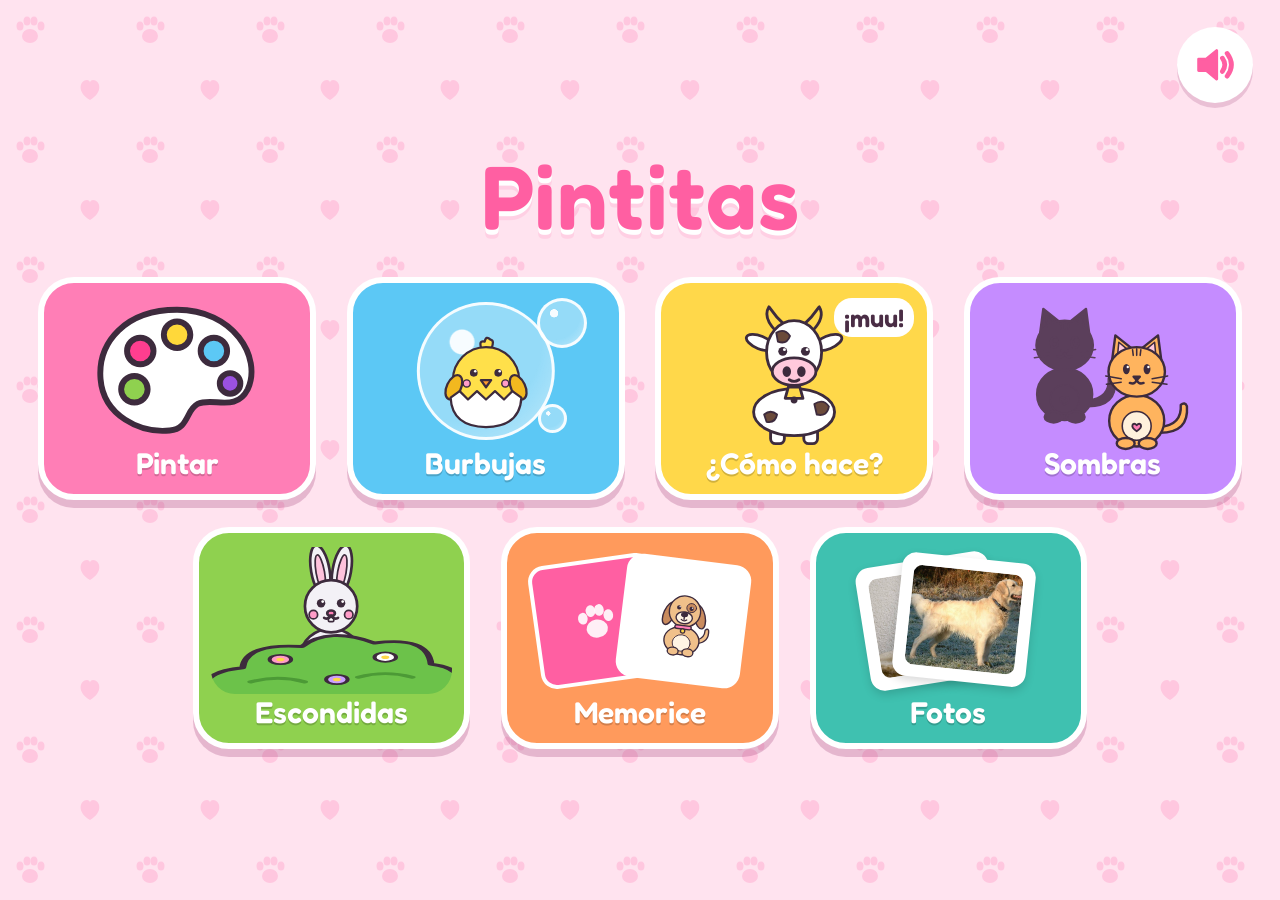
<file: index.html>
<!doctype html>
<html lang="es">
<head>
<meta charset="utf-8">
<meta name="viewport" content="width=device-width, initial-scale=1, maximum-scale=1, user-scalable=no, viewport-fit=cover">
<meta name="theme-color" content="#ff5fa2">
<meta name="mobile-web-app-capable" content="yes">
<title>Pintitas</title>
<link rel="manifest" href="manifest.webmanifest">
<link rel="icon" href="icono-192.png">
<link rel="preconnect" href="https://fonts.googleapis.com">
<link rel="preconnect" href="https://fonts.gstatic.com" crossorigin>
<link href="https://fonts.googleapis.com/css2?family=Fredoka:wght@500;600&display=swap" rel="stylesheet">
<link rel="stylesheet" href="estilos.css">
</head>
<body>
<!-- Inicio: los juegos -->
<section id="inicio" class="pantalla">
  <h1 class="logo">Pintitas</h1>
  <div id="botones-inicio"></div>
</section>

<!-- Juegos (se arman en juegos.js) -->
<section id="j-burbujas" class="pantalla juego" hidden></section>
<section id="j-animales" class="pantalla juego" hidden></section>
<section id="j-sombras" class="pantalla juego" hidden></section>
<section id="j-escondidas" class="pantalla juego" hidden></section>
<section id="j-memorice" class="pantalla juego" hidden></section>
<section id="j-fotos" class="pantalla juego" hidden></section>

<!-- Pintar -->
<div id="app" class="pantalla" hidden>
  <aside id="colores" class="panel">
    <button class="casita ancha" aria-label="Volver al inicio">
      <svg viewBox="0 0 48 48" aria-hidden="true"><path d="M24 7 L43 24 H37 V41 H11 V24 H5 Z"/><rect x="20" y="29" width="8" height="12" rx="2" class="puerta"/></svg>
    </button>
  </aside>

  <main id="centro">
    <div id="hoja">
      <canvas id="lienzo" width="1250" height="1000"></canvas>
      <div id="linea"></div>
    </div>
  </main>

  <aside id="herramientas" class="panel">
    <button id="secreto" aria-label="Menú de papá">
      <svg viewBox="0 0 60 60" aria-hidden="true">
        <circle class="anillo" cx="30" cy="30" r="26"/>
        <g class="huella">
          <ellipse cx="30" cy="37" rx="10" ry="8.5"/>
          <ellipse cx="18" cy="26" rx="4.5" ry="5.5"/>
          <ellipse cx="26" cy="20" rx="4.5" ry="5.5"/>
          <ellipse cx="34" cy="20" rx="4.5" ry="5.5"/>
          <ellipse cx="42" cy="26" rx="4.5" ry="5.5"/>
        </g>
      </svg>
    </button>
    <button id="dibujos" class="redondo dibujos" aria-label="Elegir dibujo">
      <svg viewBox="0 0 48 48" aria-hidden="true">
        <rect x="6" y="6" width="15" height="15" rx="4"/><rect x="27" y="6" width="15" height="15" rx="4"/>
        <rect x="6" y="27" width="15" height="15" rx="4"/><rect x="27" y="27" width="15" height="15" rx="4"/>
      </svg>
    </button>
    <div id="tamanos"></div>
    <button id="deshacer" class="redondo" aria-label="Deshacer">
      <svg viewBox="0 0 48 48" aria-hidden="true"><path d="M17 12 L8 21 L17 30 M9 21 H29 a10 10 0 0 1 0 20 H22"/></svg>
    </button>
  </aside>
</div>

<!-- Pregunta para papá -->
<div id="clave" class="velo" hidden>
  <div class="tarjeta chica">
    <p class="titulo">Solo para papá</p>
    <p id="pregunta"></p>
    <div id="respuesta"></div>
    <div id="teclado"></div>
  </div>
</div>

<!-- Menú de papá -->
<div id="menu" class="velo" hidden>
  <div class="tarjeta grande">
    <div class="cabecera">
      <p class="titulo" id="titulo-menu">Elige el dibujo</p>
      <button id="listo" class="boton rosa">Listo</button>
      <button id="cerrar-nina" class="cerrar" aria-label="Cerrar">
        <svg viewBox="0 0 48 48" aria-hidden="true"><path d="M14 14 L34 34 M34 14 L14 34"/></svg>
      </button>
    </div>
    <div id="galeria" class="desplazable"></div>
    <div class="pie">
      <button id="borrar" class="boton">Borrar este dibujo</button>
      <button id="borrar-todos" class="boton">Borrar todos (nuevo)</button>
      <button id="completa" class="boton">Pantalla completa</button>
      <a href="creditos.html" class="boton">Créditos de las fotos</a>
      <span id="version"></span>
    </div>
  </div>
</div>

<script src="plantillas.js"></script>
<script src="fotos.js"></script>
<script src="app.js"></script>
<script src="juegos.js"></script>
</body>
</html>
</file>
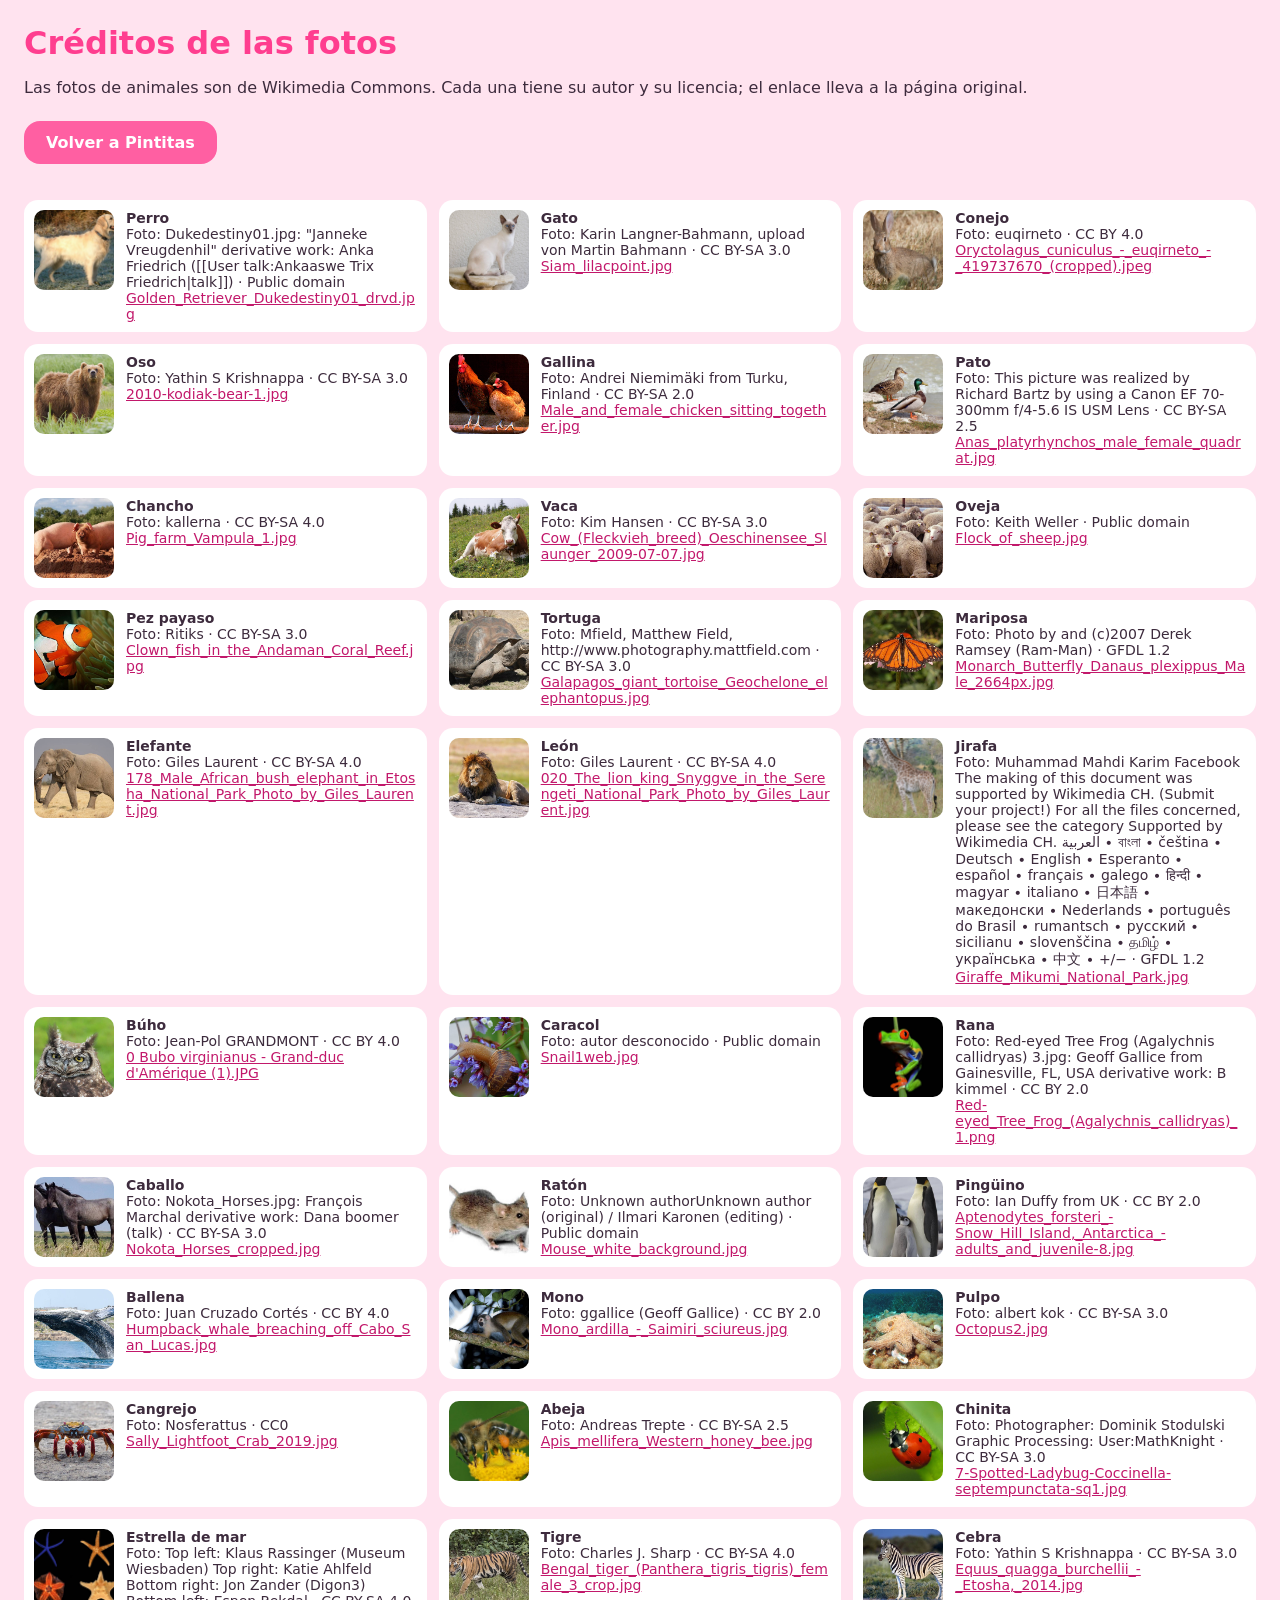
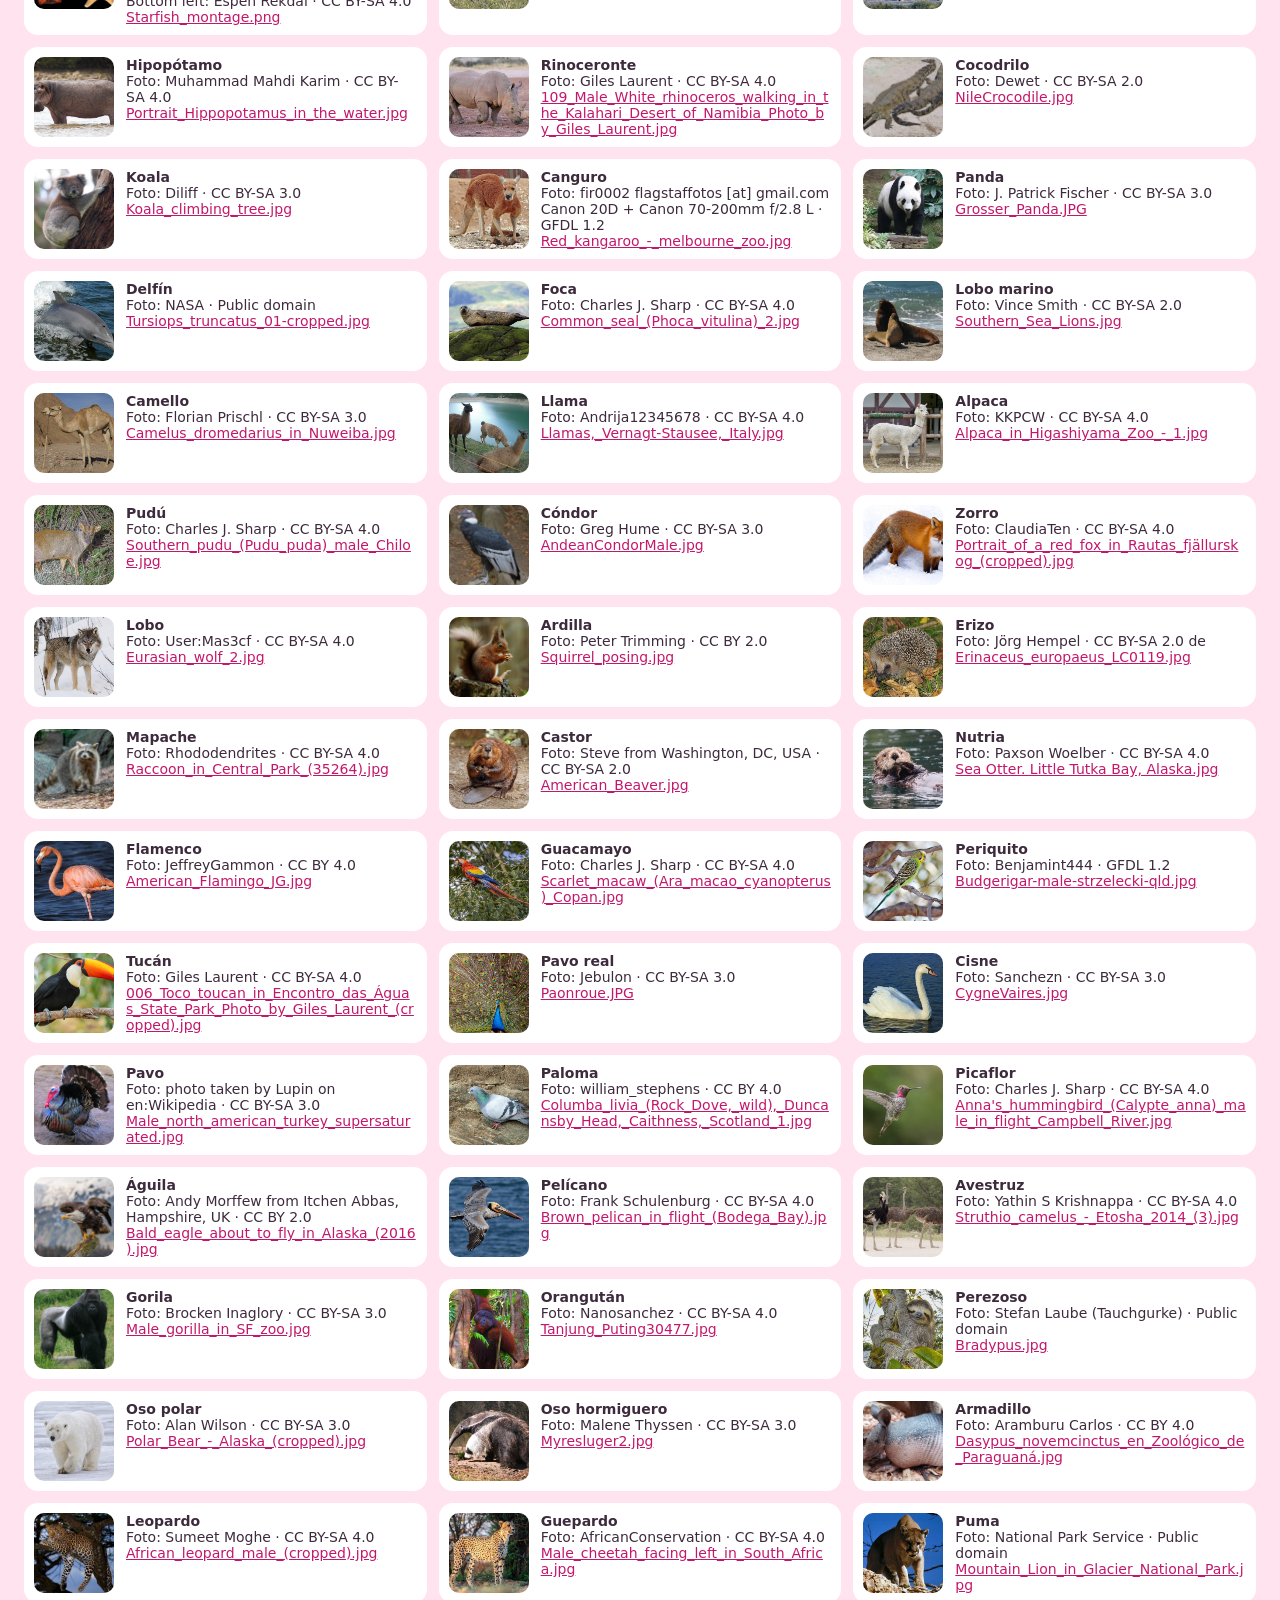
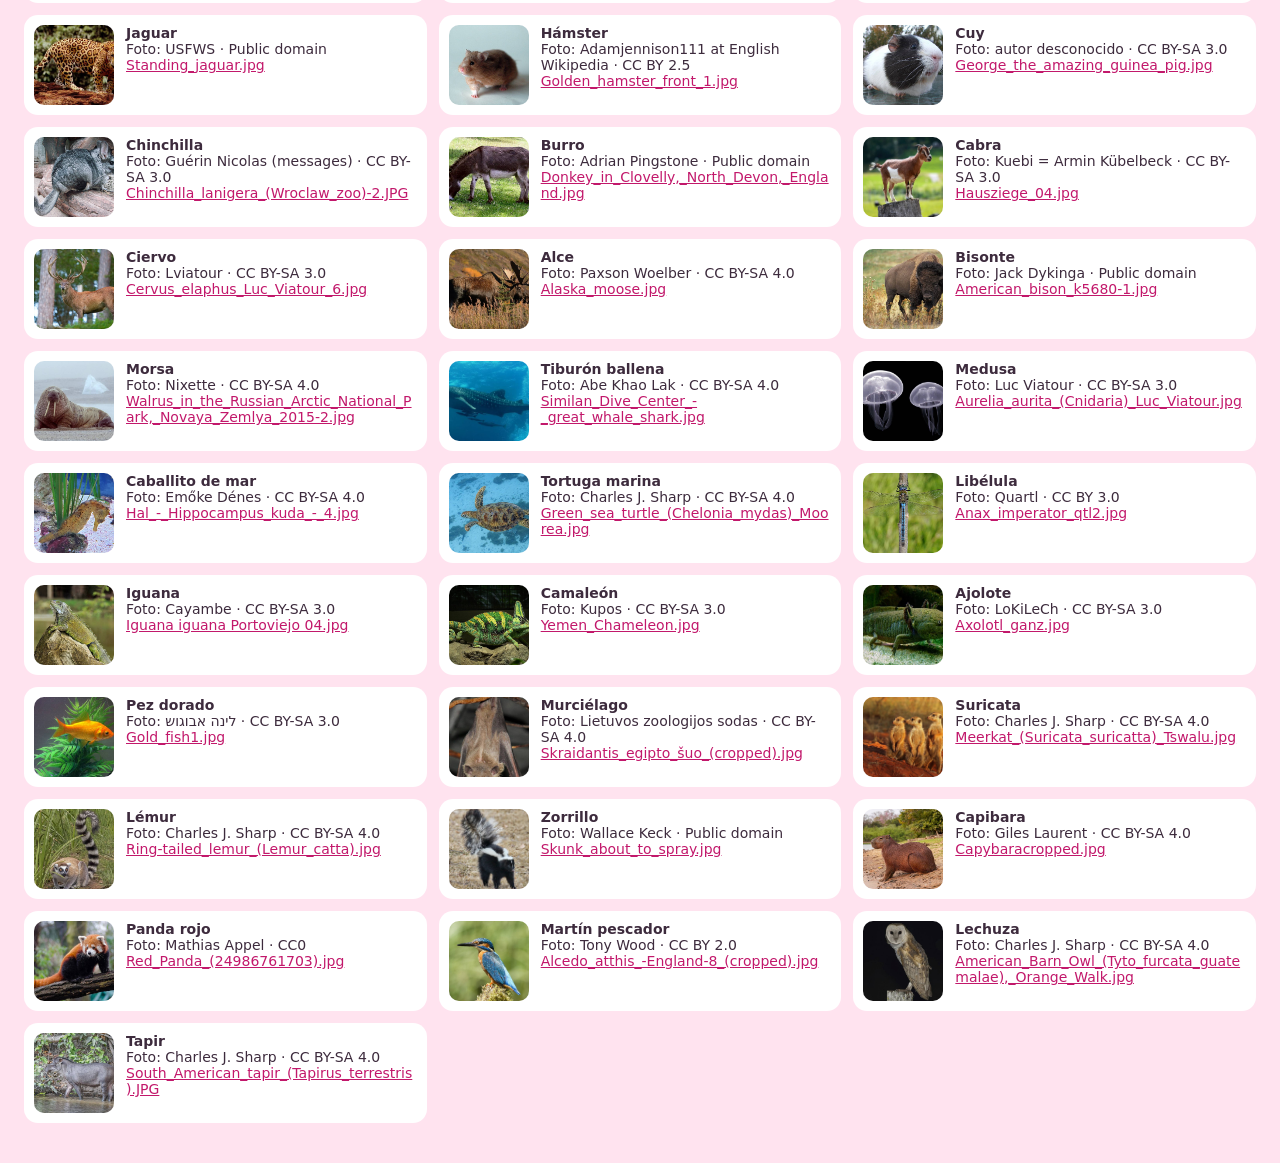
<file: creditos.html>
<!doctype html>
<html lang="es"><head><meta charset="utf-8"><meta name="viewport" content="width=device-width, initial-scale=1">
<title>Créditos de las fotos · Pintitas</title>
<style>
body { margin: 0; padding: 24px; font-family: system-ui, sans-serif; background: #ffe3ef; color: #3d2b3d; }
h1 { color: #ff3e8f; margin: 0 0 8px; }
.volver { display: inline-block; margin: 8px 0 20px; padding: 12px 22px; border-radius: 16px; background: #ff5fa2; color: #fff; text-decoration: none; font-weight: 600; }
ul { list-style: none; padding: 0; display: grid; grid-template-columns: repeat(auto-fill, minmax(320px, 1fr)); gap: 12px; }
li { display: flex; gap: 12px; background: #fff; border-radius: 14px; padding: 10px; font-size: 14px; overflow-wrap: anywhere; }
li img { width: 80px; height: 80px; object-fit: cover; border-radius: 10px; flex: none; }
a { color: #c2186b; }
</style></head><body>
<h1>Créditos de las fotos</h1>
<p>Las fotos de animales son de Wikimedia Commons. Cada una tiene su autor y su licencia; el enlace lleva a la página original.</p>
<a class="volver" href="./">Volver a Pintitas</a>
<ul>
<li><img src="fotos/perro.jpg" alt="" loading="lazy"><div><b>Perro</b><br>Foto: Dukedestiny01.jpg: &quot;Janneke Vreugdenhil&quot;
derivative work: Anka Friedrich ([[User talk:Ankaaswe
Trix Friedrich|talk]]) · Public domain<br><a href="https://commons.wikimedia.org/wiki/File:Golden_Retriever_Dukedestiny01_drvd.jpg">Golden_Retriever_Dukedestiny01_drvd.jpg</a></div></li>
<li><img src="fotos/gato.jpg" alt="" loading="lazy"><div><b>Gato</b><br>Foto: Karin Langner-Bahmann, upload von Martin Bahmann · CC BY-SA 3.0<br><a href="https://commons.wikimedia.org/wiki/File:Siam_lilacpoint.jpg">Siam_lilacpoint.jpg</a></div></li>
<li><img src="fotos/conejo.jpg" alt="" loading="lazy"><div><b>Conejo</b><br>Foto: euqirneto · CC BY 4.0<br><a href="https://commons.wikimedia.org/wiki/File:Oryctolagus_cuniculus_-_euqirneto_-_419737670_(cropped).jpeg">Oryctolagus_cuniculus_-_euqirneto_-_419737670_(cropped).jpeg</a></div></li>
<li><img src="fotos/oso.jpg" alt="" loading="lazy"><div><b>Oso</b><br>Foto: Yathin S Krishnappa · CC BY-SA 3.0<br><a href="https://commons.wikimedia.org/wiki/File:2010-kodiak-bear-1.jpg">2010-kodiak-bear-1.jpg</a></div></li>
<li><img src="fotos/pollito.jpg" alt="" loading="lazy"><div><b>Gallina</b><br>Foto: Andrei Niemimäki from Turku, Finland · CC BY-SA 2.0<br><a href="https://commons.wikimedia.org/wiki/File:Male_and_female_chicken_sitting_together.jpg">Male_and_female_chicken_sitting_together.jpg</a></div></li>
<li><img src="fotos/pato.jpg" alt="" loading="lazy"><div><b>Pato</b><br>Foto: This picture was realized by Richard Bartz by using a Canon EF 70-300mm f/4-5.6 IS USM Lens · CC BY-SA 2.5<br><a href="https://commons.wikimedia.org/wiki/File:Anas_platyrhynchos_male_female_quadrat.jpg">Anas_platyrhynchos_male_female_quadrat.jpg</a></div></li>
<li><img src="fotos/cerdo.jpg" alt="" loading="lazy"><div><b>Chancho</b><br>Foto: kallerna · CC BY-SA 4.0<br><a href="https://commons.wikimedia.org/wiki/File:Pig_farm_Vampula_1.jpg">Pig_farm_Vampula_1.jpg</a></div></li>
<li><img src="fotos/vaca.jpg" alt="" loading="lazy"><div><b>Vaca</b><br>Foto: Kim Hansen · CC BY-SA 3.0<br><a href="https://commons.wikimedia.org/wiki/File:Cow_(Fleckvieh_breed)_Oeschinensee_Slaunger_2009-07-07.jpg">Cow_(Fleckvieh_breed)_Oeschinensee_Slaunger_2009-07-07.jpg</a></div></li>
<li><img src="fotos/oveja.jpg" alt="" loading="lazy"><div><b>Oveja</b><br>Foto: Keith Weller · Public domain<br><a href="https://commons.wikimedia.org/wiki/File:Flock_of_sheep.jpg">Flock_of_sheep.jpg</a></div></li>
<li><img src="fotos/pezpayaso.jpg" alt="" loading="lazy"><div><b>Pez payaso</b><br>Foto: Ritiks · CC BY-SA 3.0<br><a href="https://commons.wikimedia.org/wiki/File:Clown_fish_in_the_Andaman_Coral_Reef.jpg">Clown_fish_in_the_Andaman_Coral_Reef.jpg</a></div></li>
<li><img src="fotos/tortuga.jpg" alt="" loading="lazy"><div><b>Tortuga</b><br>Foto: Mfield, Matthew Field, http://www.photography.mattfield.com · CC BY-SA 3.0<br><a href="https://commons.wikimedia.org/wiki/File:Galapagos_giant_tortoise_Geochelone_elephantopus.jpg">Galapagos_giant_tortoise_Geochelone_elephantopus.jpg</a></div></li>
<li><img src="fotos/mariposa.jpg" alt="" loading="lazy"><div><b>Mariposa</b><br>Foto: Photo by and (c)2007 Derek Ramsey (Ram-Man) · GFDL 1.2<br><a href="https://commons.wikimedia.org/wiki/File:Monarch_Butterfly_Danaus_plexippus_Male_2664px.jpg">Monarch_Butterfly_Danaus_plexippus_Male_2664px.jpg</a></div></li>
<li><img src="fotos/elefante.jpg" alt="" loading="lazy"><div><b>Elefante</b><br>Foto: Giles Laurent · CC BY-SA 4.0<br><a href="https://commons.wikimedia.org/wiki/File:178_Male_African_bush_elephant_in_Etosha_National_Park_Photo_by_Giles_Laurent.jpg">178_Male_African_bush_elephant_in_Etosha_National_Park_Photo_by_Giles_Laurent.jpg</a></div></li>
<li><img src="fotos/leon.jpg" alt="" loading="lazy"><div><b>León</b><br>Foto: Giles Laurent · CC BY-SA 4.0<br><a href="https://commons.wikimedia.org/wiki/File:020_The_lion_king_Snyggve_in_the_Serengeti_National_Park_Photo_by_Giles_Laurent.jpg">020_The_lion_king_Snyggve_in_the_Serengeti_National_Park_Photo_by_Giles_Laurent.jpg</a></div></li>
<li><img src="fotos/jirafa.jpg" alt="" loading="lazy"><div><b>Jirafa</b><br>Foto: Muhammad Mahdi Karim Facebook





The making of this document was supported by Wikimedia CH. (Submit your project!)
For all the files concerned, please see the category Supported by Wikimedia CH.


العربية ∙ বাংলা ∙ čeština ∙ Deutsch ∙ English ∙ Esperanto ∙ español ∙ français ∙ galego ∙ हिन्दी ∙ magyar ∙ italiano ∙ 日本語 ∙ македонски ∙ Nederlands ∙ português do Brasil ∙ rumantsch ∙ русский ∙ sicilianu ∙ slovenščina ∙ தமிழ் ∙ українська ∙ 中文 ∙ +/− · GFDL 1.2<br><a href="https://commons.wikimedia.org/wiki/File:Giraffe_Mikumi_National_Park.jpg">Giraffe_Mikumi_National_Park.jpg</a></div></li>
<li><img src="fotos/buho.jpg" alt="" loading="lazy"><div><b>Búho</b><br>Foto: Jean-Pol GRANDMONT · CC BY 4.0<br><a href="https://commons.wikimedia.org/wiki/File:0_Bubo_virginianus_-_Grand-duc_d%27Am%C3%A9rique_(1).JPG">0 Bubo virginianus - Grand-duc d&#x27;Amérique (1).JPG</a></div></li>
<li><img src="fotos/caracol.jpg" alt="" loading="lazy"><div><b>Caracol</b><br>Foto: autor desconocido · Public domain<br><a href="https://commons.wikimedia.org/wiki/File:Snail1web.jpg">Snail1web.jpg</a></div></li>
<li><img src="fotos/rana.jpg" alt="" loading="lazy"><div><b>Rana</b><br>Foto: Red-eyed Tree Frog (Agalychnis callidryas) 3.jpg: Geoff Gallice from Gainesville, FL, USA
derivative work: B kimmel · CC BY 2.0<br><a href="https://commons.wikimedia.org/wiki/File:Red-eyed_Tree_Frog_(Agalychnis_callidryas)_1.png">Red-eyed_Tree_Frog_(Agalychnis_callidryas)_1.png</a></div></li>
<li><img src="fotos/caballo.jpg" alt="" loading="lazy"><div><b>Caballo</b><br>Foto: Nokota_Horses.jpg: François Marchal
derivative work: Dana boomer (talk) · CC BY-SA 3.0<br><a href="https://commons.wikimedia.org/wiki/File:Nokota_Horses_cropped.jpg">Nokota_Horses_cropped.jpg</a></div></li>
<li><img src="fotos/raton.jpg" alt="" loading="lazy"><div><b>Ratón</b><br>Foto: Unknown authorUnknown author (original) / Ilmari Karonen (editing) · Public domain<br><a href="https://commons.wikimedia.org/wiki/File:Mouse_white_background.jpg">Mouse_white_background.jpg</a></div></li>
<li><img src="fotos/pinguino.jpg" alt="" loading="lazy"><div><b>Pingüino</b><br>Foto: Ian Duffy from UK · CC BY 2.0<br><a href="https://commons.wikimedia.org/wiki/File:Aptenodytes_forsteri_-Snow_Hill_Island,_Antarctica_-adults_and_juvenile-8.jpg">Aptenodytes_forsteri_-Snow_Hill_Island,_Antarctica_-adults_and_juvenile-8.jpg</a></div></li>
<li><img src="fotos/ballena.jpg" alt="" loading="lazy"><div><b>Ballena</b><br>Foto: Juan Cruzado Cortés · CC BY 4.0<br><a href="https://commons.wikimedia.org/wiki/File:Humpback_whale_breaching_off_Cabo_San_Lucas.jpg">Humpback_whale_breaching_off_Cabo_San_Lucas.jpg</a></div></li>
<li><img src="fotos/mono.jpg" alt="" loading="lazy"><div><b>Mono</b><br>Foto: ggallice (Geoff Gallice) · CC BY 2.0<br><a href="https://commons.wikimedia.org/wiki/File:Mono_ardilla_-_Saimiri_sciureus.jpg">Mono_ardilla_-_Saimiri_sciureus.jpg</a></div></li>
<li><img src="fotos/pulpo.jpg" alt="" loading="lazy"><div><b>Pulpo</b><br>Foto: albert kok · CC BY-SA 3.0<br><a href="https://commons.wikimedia.org/wiki/File:Octopus2.jpg">Octopus2.jpg</a></div></li>
<li><img src="fotos/cangrejo.jpg" alt="" loading="lazy"><div><b>Cangrejo</b><br>Foto: Nosferattus · CC0<br><a href="https://commons.wikimedia.org/wiki/File:Sally_Lightfoot_Crab_2019.jpg">Sally_Lightfoot_Crab_2019.jpg</a></div></li>
<li><img src="fotos/abeja.jpg" alt="" loading="lazy"><div><b>Abeja</b><br>Foto: Andreas Trepte · CC BY-SA 2.5<br><a href="https://commons.wikimedia.org/wiki/File:Apis_mellifera_Western_honey_bee.jpg">Apis_mellifera_Western_honey_bee.jpg</a></div></li>
<li><img src="fotos/chinita.jpg" alt="" loading="lazy"><div><b>Chinita</b><br>Foto: Photographer: Dominik Stodulski   Graphic Processing: User:MathKnight · CC BY-SA 3.0<br><a href="https://commons.wikimedia.org/wiki/File:7-Spotted-Ladybug-Coccinella-septempunctata-sq1.jpg">7-Spotted-Ladybug-Coccinella-septempunctata-sq1.jpg</a></div></li>
<li><img src="fotos/estrella.jpg" alt="" loading="lazy"><div><b>Estrella de mar</b><br>Foto: Top left: Klaus Rassinger (Museum Wiesbaden)
Top right: Katie Ahlfeld
Bottom right: Jon Zander (Digon3)

Bottom left: Espen Rekdal · CC BY-SA 4.0<br><a href="https://commons.wikimedia.org/wiki/File:Starfish_montage.png">Starfish_montage.png</a></div></li>
<li><img src="fotos/tigre.jpg" alt="" loading="lazy"><div><b>Tigre</b><br>Foto: Charles J. Sharp · CC BY-SA 4.0<br><a href="https://commons.wikimedia.org/wiki/File:Bengal_tiger_(Panthera_tigris_tigris)_female_3_crop.jpg">Bengal_tiger_(Panthera_tigris_tigris)_female_3_crop.jpg</a></div></li>
<li><img src="fotos/cebra.jpg" alt="" loading="lazy"><div><b>Cebra</b><br>Foto: Yathin S Krishnappa · CC BY-SA 3.0<br><a href="https://commons.wikimedia.org/wiki/File:Equus_quagga_burchellii_-_Etosha,_2014.jpg">Equus_quagga_burchellii_-_Etosha,_2014.jpg</a></div></li>
<li><img src="fotos/hipopotamo.jpg" alt="" loading="lazy"><div><b>Hipopótamo</b><br>Foto: Muhammad Mahdi Karim · CC BY-SA 4.0<br><a href="https://commons.wikimedia.org/wiki/File:Portrait_Hippopotamus_in_the_water.jpg">Portrait_Hippopotamus_in_the_water.jpg</a></div></li>
<li><img src="fotos/rinoceronte.jpg" alt="" loading="lazy"><div><b>Rinoceronte</b><br>Foto: Giles Laurent · CC BY-SA 4.0<br><a href="https://commons.wikimedia.org/wiki/File:109_Male_White_rhinoceros_walking_in_the_Kalahari_Desert_of_Namibia_Photo_by_Giles_Laurent.jpg">109_Male_White_rhinoceros_walking_in_the_Kalahari_Desert_of_Namibia_Photo_by_Giles_Laurent.jpg</a></div></li>
<li><img src="fotos/cocodrilo.jpg" alt="" loading="lazy"><div><b>Cocodrilo</b><br>Foto: Dewet · CC BY-SA 2.0<br><a href="https://commons.wikimedia.org/wiki/File:NileCrocodile.jpg">NileCrocodile.jpg</a></div></li>
<li><img src="fotos/koala.jpg" alt="" loading="lazy"><div><b>Koala</b><br>Foto: Diliff · CC BY-SA 3.0<br><a href="https://commons.wikimedia.org/wiki/File:Koala_climbing_tree.jpg">Koala_climbing_tree.jpg</a></div></li>
<li><img src="fotos/canguro.jpg" alt="" loading="lazy"><div><b>Canguro</b><br>Foto: fir0002  flagstaffotos [at] gmail.com
		Canon 20D + Canon 70-200mm f/2.8 L · GFDL 1.2<br><a href="https://commons.wikimedia.org/wiki/File:Red_kangaroo_-_melbourne_zoo.jpg">Red_kangaroo_-_melbourne_zoo.jpg</a></div></li>
<li><img src="fotos/panda.jpg" alt="" loading="lazy"><div><b>Panda</b><br>Foto: J. Patrick Fischer · CC BY-SA 3.0<br><a href="https://commons.wikimedia.org/wiki/File:Grosser_Panda.JPG">Grosser_Panda.JPG</a></div></li>
<li><img src="fotos/delfin.jpg" alt="" loading="lazy"><div><b>Delfín</b><br>Foto: NASA · Public domain<br><a href="https://commons.wikimedia.org/wiki/File:Tursiops_truncatus_01-cropped.jpg">Tursiops_truncatus_01-cropped.jpg</a></div></li>
<li><img src="fotos/foca.jpg" alt="" loading="lazy"><div><b>Foca</b><br>Foto: Charles J. Sharp · CC BY-SA 4.0<br><a href="https://commons.wikimedia.org/wiki/File:Common_seal_(Phoca_vitulina)_2.jpg">Common_seal_(Phoca_vitulina)_2.jpg</a></div></li>
<li><img src="fotos/lobomarino.jpg" alt="" loading="lazy"><div><b>Lobo marino</b><br>Foto: Vince Smith · CC BY-SA 2.0<br><a href="https://commons.wikimedia.org/wiki/File:Southern_Sea_Lions.jpg">Southern_Sea_Lions.jpg</a></div></li>
<li><img src="fotos/camello.jpg" alt="" loading="lazy"><div><b>Camello</b><br>Foto: Florian Prischl · CC BY-SA 3.0<br><a href="https://commons.wikimedia.org/wiki/File:Camelus_dromedarius_in_Nuweiba.jpg">Camelus_dromedarius_in_Nuweiba.jpg</a></div></li>
<li><img src="fotos/llama.jpg" alt="" loading="lazy"><div><b>Llama</b><br>Foto: Andrija12345678 · CC BY-SA 4.0<br><a href="https://commons.wikimedia.org/wiki/File:Llamas,_Vernagt-Stausee,_Italy.jpg">Llamas,_Vernagt-Stausee,_Italy.jpg</a></div></li>
<li><img src="fotos/alpaca.jpg" alt="" loading="lazy"><div><b>Alpaca</b><br>Foto: KKPCW · CC BY-SA 4.0<br><a href="https://commons.wikimedia.org/wiki/File:Alpaca_in_Higashiyama_Zoo_-_1.jpg">Alpaca_in_Higashiyama_Zoo_-_1.jpg</a></div></li>
<li><img src="fotos/pudu.jpg" alt="" loading="lazy"><div><b>Pudú</b><br>Foto: Charles J. Sharp · CC BY-SA 4.0<br><a href="https://commons.wikimedia.org/wiki/File:Southern_pudu_(Pudu_puda)_male_Chiloe.jpg">Southern_pudu_(Pudu_puda)_male_Chiloe.jpg</a></div></li>
<li><img src="fotos/condor.jpg" alt="" loading="lazy"><div><b>Cóndor</b><br>Foto: Greg Hume · CC BY-SA 3.0<br><a href="https://commons.wikimedia.org/wiki/File:AndeanCondorMale.jpg">AndeanCondorMale.jpg</a></div></li>
<li><img src="fotos/zorro.jpg" alt="" loading="lazy"><div><b>Zorro</b><br>Foto: ClaudiaTen · CC BY-SA 4.0<br><a href="https://commons.wikimedia.org/wiki/File:Portrait_of_a_red_fox_in_Rautas_fj%C3%A4llurskog_(cropped).jpg">Portrait_of_a_red_fox_in_Rautas_fjällurskog_(cropped).jpg</a></div></li>
<li><img src="fotos/lobo.jpg" alt="" loading="lazy"><div><b>Lobo</b><br>Foto: User:Mas3cf · CC BY-SA 4.0<br><a href="https://commons.wikimedia.org/wiki/File:Eurasian_wolf_2.jpg">Eurasian_wolf_2.jpg</a></div></li>
<li><img src="fotos/ardilla.jpg" alt="" loading="lazy"><div><b>Ardilla</b><br>Foto: Peter Trimming · CC BY 2.0<br><a href="https://commons.wikimedia.org/wiki/File:Squirrel_posing.jpg">Squirrel_posing.jpg</a></div></li>
<li><img src="fotos/erizo.jpg" alt="" loading="lazy"><div><b>Erizo</b><br>Foto: Jörg Hempel · CC BY-SA 2.0 de<br><a href="https://commons.wikimedia.org/wiki/File:Erinaceus_europaeus_LC0119.jpg">Erinaceus_europaeus_LC0119.jpg</a></div></li>
<li><img src="fotos/mapache.jpg" alt="" loading="lazy"><div><b>Mapache</b><br>Foto: Rhododendrites · CC BY-SA 4.0<br><a href="https://commons.wikimedia.org/wiki/File:Raccoon_in_Central_Park_(35264).jpg">Raccoon_in_Central_Park_(35264).jpg</a></div></li>
<li><img src="fotos/castor.jpg" alt="" loading="lazy"><div><b>Castor</b><br>Foto: Steve from Washington, DC, USA · CC BY-SA 2.0<br><a href="https://commons.wikimedia.org/wiki/File:American_Beaver.jpg">American_Beaver.jpg</a></div></li>
<li><img src="fotos/nutria.jpg" alt="" loading="lazy"><div><b>Nutria</b><br>Foto: Paxson Woelber · CC BY-SA 4.0<br><a href="https://commons.wikimedia.org/wiki/File:Sea_Otter._Little_Tutka_Bay,_Alaska.jpg">Sea Otter. Little Tutka Bay, Alaska.jpg</a></div></li>
<li><img src="fotos/flamenco.jpg" alt="" loading="lazy"><div><b>Flamenco</b><br>Foto: JeffreyGammon · CC BY 4.0<br><a href="https://commons.wikimedia.org/wiki/File:American_Flamingo_JG.jpg">American_Flamingo_JG.jpg</a></div></li>
<li><img src="fotos/guacamayo.jpg" alt="" loading="lazy"><div><b>Guacamayo</b><br>Foto: Charles J. Sharp · CC BY-SA 4.0<br><a href="https://commons.wikimedia.org/wiki/File:Scarlet_macaw_(Ara_macao_cyanopterus)_Copan.jpg">Scarlet_macaw_(Ara_macao_cyanopterus)_Copan.jpg</a></div></li>
<li><img src="fotos/periquito.jpg" alt="" loading="lazy"><div><b>Periquito</b><br>Foto: Benjamint444 · GFDL 1.2<br><a href="https://commons.wikimedia.org/wiki/File:Budgerigar-male-strzelecki-qld.jpg">Budgerigar-male-strzelecki-qld.jpg</a></div></li>
<li><img src="fotos/tucan.jpg" alt="" loading="lazy"><div><b>Tucán</b><br>Foto: Giles Laurent · CC BY-SA 4.0<br><a href="https://commons.wikimedia.org/wiki/File:006_Toco_toucan_in_Encontro_das_%C3%81guas_State_Park_Photo_by_Giles_Laurent_(cropped).jpg">006_Toco_toucan_in_Encontro_das_Águas_State_Park_Photo_by_Giles_Laurent_(cropped).jpg</a></div></li>
<li><img src="fotos/pavoreal.jpg" alt="" loading="lazy"><div><b>Pavo real</b><br>Foto: Jebulon · CC BY-SA 3.0<br><a href="https://commons.wikimedia.org/wiki/File:Paonroue.JPG">Paonroue.JPG</a></div></li>
<li><img src="fotos/cisne.jpg" alt="" loading="lazy"><div><b>Cisne</b><br>Foto: Sanchezn · CC BY-SA 3.0<br><a href="https://commons.wikimedia.org/wiki/File:CygneVaires.jpg">CygneVaires.jpg</a></div></li>
<li><img src="fotos/pavo.jpg" alt="" loading="lazy"><div><b>Pavo</b><br>Foto: photo taken by Lupin on en:Wikipedia · CC BY-SA 3.0<br><a href="https://commons.wikimedia.org/wiki/File:Male_north_american_turkey_supersaturated.jpg">Male_north_american_turkey_supersaturated.jpg</a></div></li>
<li><img src="fotos/paloma.jpg" alt="" loading="lazy"><div><b>Paloma</b><br>Foto: william_stephens · CC BY 4.0<br><a href="https://commons.wikimedia.org/wiki/File:Columba_livia_(Rock_Dove,_wild),_Duncansby_Head,_Caithness,_Scotland_1.jpg">Columba_livia_(Rock_Dove,_wild),_Duncansby_Head,_Caithness,_Scotland_1.jpg</a></div></li>
<li><img src="fotos/colibri.jpg" alt="" loading="lazy"><div><b>Picaflor</b><br>Foto: Charles J. Sharp · CC BY-SA 4.0<br><a href="https://commons.wikimedia.org/wiki/File:Anna%27s_hummingbird_(Calypte_anna)_male_in_flight_Campbell_River.jpg">Anna&#x27;s_hummingbird_(Calypte_anna)_male_in_flight_Campbell_River.jpg</a></div></li>
<li><img src="fotos/aguila.jpg" alt="" loading="lazy"><div><b>Águila</b><br>Foto: Andy Morffew from Itchen Abbas, Hampshire, UK · CC BY 2.0<br><a href="https://commons.wikimedia.org/wiki/File:Bald_eagle_about_to_fly_in_Alaska_(2016).jpg">Bald_eagle_about_to_fly_in_Alaska_(2016).jpg</a></div></li>
<li><img src="fotos/pelicano.jpg" alt="" loading="lazy"><div><b>Pelícano</b><br>Foto: Frank Schulenburg · CC BY-SA 4.0<br><a href="https://commons.wikimedia.org/wiki/File:Brown_pelican_in_flight_(Bodega_Bay).jpg">Brown_pelican_in_flight_(Bodega_Bay).jpg</a></div></li>
<li><img src="fotos/avestruz.jpg" alt="" loading="lazy"><div><b>Avestruz</b><br>Foto: Yathin S Krishnappa · CC BY-SA 4.0<br><a href="https://commons.wikimedia.org/wiki/File:Struthio_camelus_-_Etosha_2014_(3).jpg">Struthio_camelus_-_Etosha_2014_(3).jpg</a></div></li>
<li><img src="fotos/gorila.jpg" alt="" loading="lazy"><div><b>Gorila</b><br>Foto: Brocken Inaglory · CC BY-SA 3.0<br><a href="https://commons.wikimedia.org/wiki/File:Male_gorilla_in_SF_zoo.jpg">Male_gorilla_in_SF_zoo.jpg</a></div></li>
<li><img src="fotos/orangutan.jpg" alt="" loading="lazy"><div><b>Orangután</b><br>Foto: Nanosanchez · CC BY-SA 4.0<br><a href="https://commons.wikimedia.org/wiki/File:Tanjung_Puting30477.jpg">Tanjung_Puting30477.jpg</a></div></li>
<li><img src="fotos/perezoso.jpg" alt="" loading="lazy"><div><b>Perezoso</b><br>Foto: Stefan Laube (Tauchgurke) · Public domain<br><a href="https://commons.wikimedia.org/wiki/File:Bradypus.jpg">Bradypus.jpg</a></div></li>
<li><img src="fotos/osopolar.jpg" alt="" loading="lazy"><div><b>Oso polar</b><br>Foto: Alan Wilson · CC BY-SA 3.0<br><a href="https://commons.wikimedia.org/wiki/File:Polar_Bear_-_Alaska_(cropped).jpg">Polar_Bear_-_Alaska_(cropped).jpg</a></div></li>
<li><img src="fotos/hormiguero.jpg" alt="" loading="lazy"><div><b>Oso hormiguero</b><br>Foto: Malene Thyssen · CC BY-SA 3.0<br><a href="https://commons.wikimedia.org/wiki/File:Myresluger2.jpg">Myresluger2.jpg</a></div></li>
<li><img src="fotos/armadillo.jpg" alt="" loading="lazy"><div><b>Armadillo</b><br>Foto: Aramburu Carlos · CC BY 4.0<br><a href="https://commons.wikimedia.org/wiki/File:Dasypus_novemcinctus_en_Zool%C3%B3gico_de_Paraguan%C3%A1.jpg">Dasypus_novemcinctus_en_Zoológico_de_Paraguaná.jpg</a></div></li>
<li><img src="fotos/leopardo.jpg" alt="" loading="lazy"><div><b>Leopardo</b><br>Foto: Sumeet Moghe · CC BY-SA 4.0<br><a href="https://commons.wikimedia.org/wiki/File:African_leopard_male_(cropped).jpg">African_leopard_male_(cropped).jpg</a></div></li>
<li><img src="fotos/guepardo.jpg" alt="" loading="lazy"><div><b>Guepardo</b><br>Foto: AfricanConservation · CC BY-SA 4.0<br><a href="https://commons.wikimedia.org/wiki/File:Male_cheetah_facing_left_in_South_Africa.jpg">Male_cheetah_facing_left_in_South_Africa.jpg</a></div></li>
<li><img src="fotos/puma.jpg" alt="" loading="lazy"><div><b>Puma</b><br>Foto: National Park Service · Public domain<br><a href="https://commons.wikimedia.org/wiki/File:Mountain_Lion_in_Glacier_National_Park.jpg">Mountain_Lion_in_Glacier_National_Park.jpg</a></div></li>
<li><img src="fotos/jaguar.jpg" alt="" loading="lazy"><div><b>Jaguar</b><br>Foto: USFWS · Public domain<br><a href="https://commons.wikimedia.org/wiki/File:Standing_jaguar.jpg">Standing_jaguar.jpg</a></div></li>
<li><img src="fotos/hamster.jpg" alt="" loading="lazy"><div><b>Hámster</b><br>Foto: Adamjennison111 at English Wikipedia · CC BY 2.5<br><a href="https://commons.wikimedia.org/wiki/File:Golden_hamster_front_1.jpg">Golden_hamster_front_1.jpg</a></div></li>
<li><img src="fotos/cuy.jpg" alt="" loading="lazy"><div><b>Cuy</b><br>Foto: autor desconocido · CC BY-SA 3.0<br><a href="https://commons.wikimedia.org/wiki/File:George_the_amazing_guinea_pig.jpg">George_the_amazing_guinea_pig.jpg</a></div></li>
<li><img src="fotos/chinchilla.jpg" alt="" loading="lazy"><div><b>Chinchilla</b><br>Foto: Guérin Nicolas (messages) · CC BY-SA 3.0<br><a href="https://commons.wikimedia.org/wiki/File:Chinchilla_lanigera_(Wroclaw_zoo)-2.JPG">Chinchilla_lanigera_(Wroclaw_zoo)-2.JPG</a></div></li>
<li><img src="fotos/burro.jpg" alt="" loading="lazy"><div><b>Burro</b><br>Foto: Adrian Pingstone · Public domain<br><a href="https://commons.wikimedia.org/wiki/File:Donkey_in_Clovelly,_North_Devon,_England.jpg">Donkey_in_Clovelly,_North_Devon,_England.jpg</a></div></li>
<li><img src="fotos/cabra.jpg" alt="" loading="lazy"><div><b>Cabra</b><br>Foto: Kuebi = Armin Kübelbeck · CC BY-SA 3.0<br><a href="https://commons.wikimedia.org/wiki/File:Hausziege_04.jpg">Hausziege_04.jpg</a></div></li>
<li><img src="fotos/ciervo.jpg" alt="" loading="lazy"><div><b>Ciervo</b><br>Foto: Lviatour · CC BY-SA 3.0<br><a href="https://commons.wikimedia.org/wiki/File:Cervus_elaphus_Luc_Viatour_6.jpg">Cervus_elaphus_Luc_Viatour_6.jpg</a></div></li>
<li><img src="fotos/alce.jpg" alt="" loading="lazy"><div><b>Alce</b><br>Foto: Paxson Woelber · CC BY-SA 4.0<br><a href="https://commons.wikimedia.org/wiki/File:Alaska_moose.jpg">Alaska_moose.jpg</a></div></li>
<li><img src="fotos/bisonte.jpg" alt="" loading="lazy"><div><b>Bisonte</b><br>Foto: Jack Dykinga · Public domain<br><a href="https://commons.wikimedia.org/wiki/File:American_bison_k5680-1.jpg">American_bison_k5680-1.jpg</a></div></li>
<li><img src="fotos/morsa.jpg" alt="" loading="lazy"><div><b>Morsa</b><br>Foto: Nixette · CC BY-SA 4.0<br><a href="https://commons.wikimedia.org/wiki/File:Walrus_in_the_Russian_Arctic_National_Park,_Novaya_Zemlya_2015-2.jpg">Walrus_in_the_Russian_Arctic_National_Park,_Novaya_Zemlya_2015-2.jpg</a></div></li>
<li><img src="fotos/tiburon.jpg" alt="" loading="lazy"><div><b>Tiburón ballena</b><br>Foto: Abe Khao Lak · CC BY-SA 4.0<br><a href="https://commons.wikimedia.org/wiki/File:Similan_Dive_Center_-_great_whale_shark.jpg">Similan_Dive_Center_-_great_whale_shark.jpg</a></div></li>
<li><img src="fotos/medusa.jpg" alt="" loading="lazy"><div><b>Medusa</b><br>Foto: Luc Viatour · CC BY-SA 3.0<br><a href="https://commons.wikimedia.org/wiki/File:Aurelia_aurita_(Cnidaria)_Luc_Viatour.jpg">Aurelia_aurita_(Cnidaria)_Luc_Viatour.jpg</a></div></li>
<li><img src="fotos/caballitodemar.jpg" alt="" loading="lazy"><div><b>Caballito de mar</b><br>Foto: Emőke Dénes · CC BY-SA 4.0<br><a href="https://commons.wikimedia.org/wiki/File:Hal_-_Hippocampus_kuda_-_4.jpg">Hal_-_Hippocampus_kuda_-_4.jpg</a></div></li>
<li><img src="fotos/tortugamarina.jpg" alt="" loading="lazy"><div><b>Tortuga marina</b><br>Foto: Charles J. Sharp · CC BY-SA 4.0<br><a href="https://commons.wikimedia.org/wiki/File:Green_sea_turtle_(Chelonia_mydas)_Moorea.jpg">Green_sea_turtle_(Chelonia_mydas)_Moorea.jpg</a></div></li>
<li><img src="fotos/libelula.jpg" alt="" loading="lazy"><div><b>Libélula</b><br>Foto: Quartl · CC BY 3.0<br><a href="https://commons.wikimedia.org/wiki/File:Anax_imperator_qtl2.jpg">Anax_imperator_qtl2.jpg</a></div></li>
<li><img src="fotos/iguana.jpg" alt="" loading="lazy"><div><b>Iguana</b><br>Foto: Cayambe · CC BY-SA 3.0<br><a href="https://commons.wikimedia.org/wiki/File:Iguana_iguana_Portoviejo_04.jpg">Iguana iguana Portoviejo 04.jpg</a></div></li>
<li><img src="fotos/camaleon.jpg" alt="" loading="lazy"><div><b>Camaleón</b><br>Foto: Kupos · CC BY-SA 3.0<br><a href="https://commons.wikimedia.org/wiki/File:Yemen_Chameleon.jpg">Yemen_Chameleon.jpg</a></div></li>
<li><img src="fotos/ajolote.jpg" alt="" loading="lazy"><div><b>Ajolote</b><br>Foto: LoKiLeCh · CC BY-SA 3.0<br><a href="https://commons.wikimedia.org/wiki/File:Axolotl_ganz.jpg">Axolotl_ganz.jpg</a></div></li>
<li><img src="fotos/pezdorado.jpg" alt="" loading="lazy"><div><b>Pez dorado</b><br>Foto: לינה אבוגוש · CC BY-SA 3.0<br><a href="https://commons.wikimedia.org/wiki/File:Gold_fish1.jpg">Gold_fish1.jpg</a></div></li>
<li><img src="fotos/murcielago.jpg" alt="" loading="lazy"><div><b>Murciélago</b><br>Foto: Lietuvos zoologijos sodas · CC BY-SA 4.0<br><a href="https://commons.wikimedia.org/wiki/File:Skraidantis_egipto_%C5%A1uo_(cropped).jpg">Skraidantis_egipto_šuo_(cropped).jpg</a></div></li>
<li><img src="fotos/suricata.jpg" alt="" loading="lazy"><div><b>Suricata</b><br>Foto: Charles J. Sharp · CC BY-SA 4.0<br><a href="https://commons.wikimedia.org/wiki/File:Meerkat_(Suricata_suricatta)_Tswalu.jpg">Meerkat_(Suricata_suricatta)_Tswalu.jpg</a></div></li>
<li><img src="fotos/lemur.jpg" alt="" loading="lazy"><div><b>Lémur</b><br>Foto: Charles J. Sharp · CC BY-SA 4.0<br><a href="https://commons.wikimedia.org/wiki/File:Ring-tailed_lemur_(Lemur_catta).jpg">Ring-tailed_lemur_(Lemur_catta).jpg</a></div></li>
<li><img src="fotos/zorrillo.jpg" alt="" loading="lazy"><div><b>Zorrillo</b><br>Foto: Wallace Keck · Public domain<br><a href="https://commons.wikimedia.org/wiki/File:Skunk_about_to_spray.jpg">Skunk_about_to_spray.jpg</a></div></li>
<li><img src="fotos/capibara.jpg" alt="" loading="lazy"><div><b>Capibara</b><br>Foto: Giles Laurent · CC BY-SA 4.0<br><a href="https://commons.wikimedia.org/wiki/File:Capybaracropped.jpg">Capybaracropped.jpg</a></div></li>
<li><img src="fotos/pandarojo.jpg" alt="" loading="lazy"><div><b>Panda rojo</b><br>Foto: Mathias Appel · CC0<br><a href="https://commons.wikimedia.org/wiki/File:Red_Panda_(24986761703).jpg">Red_Panda_(24986761703).jpg</a></div></li>
<li><img src="fotos/martinpescador.jpg" alt="" loading="lazy"><div><b>Martín pescador</b><br>Foto: Tony Wood · CC BY 2.0<br><a href="https://commons.wikimedia.org/wiki/File:Alcedo_atthis_-England-8_(cropped).jpg">Alcedo_atthis_-England-8_(cropped).jpg</a></div></li>
<li><img src="fotos/lechuza.jpg" alt="" loading="lazy"><div><b>Lechuza</b><br>Foto: Charles J. Sharp · CC BY-SA 4.0<br><a href="https://commons.wikimedia.org/wiki/File:American_Barn_Owl_(Tyto_furcata_guatemalae),_Orange_Walk.jpg">American_Barn_Owl_(Tyto_furcata_guatemalae),_Orange_Walk.jpg</a></div></li>
<li><img src="fotos/tapir.jpg" alt="" loading="lazy"><div><b>Tapir</b><br>Foto: Charles J. Sharp · CC BY-SA 4.0<br><a href="https://commons.wikimedia.org/wiki/File:South_American_tapir_(Tapirus_terrestris).JPG">South_American_tapir_(Tapirus_terrestris).JPG</a></div></li>
</ul>
</body></html>
</file>
<file: estilos.css>
:root {
  --fondo: #ffe3ef;
  --rosa: #ff5fa2;
  --rosa-medio: #ff9cc8;
  --rosa-suave: #ffd0e4;
  --tinta: #4a2d45;
  --b: min(9.4vh, 80px);
}

* { box-sizing: border-box; -webkit-tap-highlight-color: transparent; }

html, body {
  margin: 0;
  height: 100%;
  overflow: hidden;
  overscroll-behavior: none;
  touch-action: none;
  -webkit-user-select: none;
  user-select: none;
  -webkit-touch-callout: none;
}

body {
  background-color: var(--fondo);
  background-image: url("data:image/svg+xml,%3Csvg xmlns='http://www.w3.org/2000/svg' width='120' height='120' viewBox='0 0 120 120'%3E%3Cg fill='%23ffc7df'%3E%3Cellipse cx='30' cy='36' rx='8' ry='7'/%3E%3Cellipse cx='20' cy='26' rx='3.5' ry='4.5'/%3E%3Cellipse cx='27' cy='21' rx='3.5' ry='4.5'/%3E%3Cellipse cx='34' cy='21' rx='3.5' ry='4.5'/%3E%3Cellipse cx='41' cy='26' rx='3.5' ry='4.5'/%3E%3Cpath d='M90 100c-14-8-10-20-3-20 3 0 3 3 3 3s0-3 3-3c7 0 11 12-3 20z'/%3E%3C/g%3E%3C/svg%3E");
  color: var(--tinta);
  font-family: 'Fredoka', 'Nunito', system-ui, sans-serif;
}

button {
  font: inherit;
  color: inherit;
  border: 0;
  padding: 0;
  background: none;
  cursor: pointer;
  touch-action: none;
}

#app {
  display: grid;
  grid-template-columns: auto 1fr auto;
  gap: 2vh;
  height: 100vh;
  height: 100dvh;
  padding: 2vh;
}

.panel {
  background: rgba(255, 255, 255, 0.6);
  border: 4px solid #fff;
  border-radius: 36px;
  padding: 2vh;
  box-shadow: 0 6px 0 var(--rosa-suave);
}

/* Colores */
#colores {
  display: grid;
  grid-template-columns: repeat(2, var(--b));
  grid-auto-rows: var(--b);
  gap: 1.5vh;
  align-content: center;
}

.color {
  width: var(--b);
  height: var(--b);
  border-radius: 50%;
  background: var(--c);
  border: 5px solid #fff;
  box-shadow: 0 4px 0 rgba(190, 70, 130, 0.28);
  transition: transform 0.15s ease;
}
.color.blanco {
  background: #fff;
  border-color: var(--rosa-suave);
  background-image: radial-gradient(circle, var(--rosa-suave) 0 18%, transparent 19%);
}
.color.activo {
  transform: scale(1.14);
  box-shadow: 0 0 0 5px var(--rosa), 0 6px 0 rgba(190, 70, 130, 0.3);
}
.color:active { transform: scale(0.94); }

/* Hoja */
#centro {
  display: flex;
  align-items: center;
  justify-content: center;
  min-width: 0;
  min-height: 0;
}

#hoja {
  position: relative;
  aspect-ratio: 5 / 4;
  width: min(100%, calc((100dvh - 4vh - 14px) * 1.25));
  background: #fff;
  border-radius: 30px;
  border: 7px solid #fff;
  box-shadow: 0 8px 0 var(--rosa-medio), 0 18px 40px rgba(200, 60, 130, 0.2);
  overflow: hidden;
  isolation: isolate;
}

#lienzo, #linea {
  position: absolute;
  inset: 0;
  width: 100%;
  height: 100%;
  border-radius: 22px;
}
#lienzo { touch-action: none; }
#linea { pointer-events: none; mix-blend-mode: multiply; }
#linea svg { display: block; width: 100%; height: 100%; }

/* Herramientas */
#herramientas {
  position: relative;
  display: flex;
  flex-direction: column;
  align-items: center;
  justify-content: center;
  gap: 2vh;
  width: calc(var(--b) + 4vh + 8px);
}

#tamanos { display: flex; flex-direction: column; gap: 1.6vh; }

.tamano, .redondo {
  width: var(--b);
  height: var(--b);
  border-radius: 26px;
  background: #fff;
  display: grid;
  place-items: center;
  box-shadow: 0 4px 0 rgba(190, 70, 130, 0.25);
  transition: transform 0.15s ease;
}
.tamano span {
  display: block;
  border-radius: 50%;
  background: var(--c, var(--rosa));
  box-shadow: inset 0 0 0 2px rgba(0, 0, 0, 0.08);
}
.tamano.activo { box-shadow: 0 0 0 5px var(--rosa), 0 6px 0 rgba(190, 70, 130, 0.3); transform: scale(1.06); }
.tamano:active, .redondo:active { transform: scale(0.94); }

.redondo { border-radius: 50%; margin-top: 2vh; }
.redondo svg { width: 58%; height: 58%; fill: none; stroke: var(--rosa); stroke-width: 5; stroke-linecap: round; stroke-linejoin: round; }
.redondo:disabled { opacity: 0.4; }

/* Botón escondido de papá */
#secreto {
  position: absolute;
  top: 1.6vh;
  left: 50%;
  translate: -50% 0;
  width: 46px;
  height: 46px;
  opacity: 0.5;
}
#secreto svg { width: 100%; height: 100%; overflow: visible; }
#secreto .huella { fill: var(--rosa-medio); }
#secreto .anillo {
  fill: none;
  stroke: var(--rosa);
  stroke-width: 5;
  stroke-linecap: round;
  stroke-dasharray: 164;
  stroke-dashoffset: 164;
  transform: rotate(-90deg);
  transform-origin: 30px 30px;
}
#secreto.cargando { opacity: 1; }
#secreto.cargando .anillo { stroke-dashoffset: 0; transition: stroke-dashoffset 3s linear; }

/* Ventanas de papá */
.velo {
  position: fixed;
  inset: 0;
  z-index: 10;
  display: grid;
  place-items: center;
  background: rgba(255, 190, 220, 0.55);
  backdrop-filter: blur(6px);
  -webkit-backdrop-filter: blur(6px);
  padding: 3vh;
}
.velo[hidden] { display: none; }

.tarjeta {
  background: #fff;
  border-radius: 32px;
  box-shadow: 0 10px 0 var(--rosa-medio), 0 24px 60px rgba(200, 60, 130, 0.25);
  padding: 24px;
}
.tarjeta.chica { width: min(420px, 100%); text-align: center; }
.tarjeta.grande { width: min(1100px, 100%); max-height: calc(100dvh - 6vh); display: flex; flex-direction: column; gap: 16px; }

.titulo { margin: 0; font-size: 26px; font-weight: 600; color: var(--rosa); }
#pregunta { margin: 10px 0 8px; font-size: 34px; font-weight: 600; }
#respuesta {
  height: 64px;
  margin: 0 auto 14px;
  width: 140px;
  border-radius: 18px;
  background: var(--fondo);
  font-size: 40px;
  font-weight: 600;
  line-height: 64px;
}
#respuesta.mal { animation: sacudir 0.4s; background: #ffd5d5; }
@keyframes sacudir { 25% { translate: -10px 0; } 75% { translate: 10px 0; } }

#teclado { display: grid; grid-template-columns: repeat(3, 1fr); gap: 10px; }
#teclado button {
  height: 64px;
  border-radius: 18px;
  background: var(--fondo);
  font-size: 30px;
  font-weight: 600;
}
#teclado button:active { background: var(--rosa-suave); }
#teclado .chico { font-size: 18px; }

.cabecera, .pie { display: flex; align-items: center; justify-content: space-between; gap: 12px; }
.pie { justify-content: flex-start; flex-wrap: wrap; }

.boton {
  padding: 14px 22px;
  border-radius: 18px;
  background: var(--fondo);
  font-size: 19px;
  font-weight: 600;
}
.boton.rosa { background: var(--rosa); color: #fff; }
.boton.alerta { background: #ff6b6b; color: #fff; }

#galeria {
  display: grid;
  grid-template-columns: repeat(auto-fill, minmax(150px, 1fr));
  gap: 14px;
  overflow-y: auto;
  touch-action: pan-y;
  padding: 4px;
  min-height: 0;
}
.ficha {
  border-radius: 20px;
  background: var(--fondo);
  padding: 8px 8px 6px;
  border: 4px solid transparent;
  display: flex;
  flex-direction: column;
  align-items: center;
  gap: 4px;
  touch-action: pan-y;
}
.ficha.activa { border-color: var(--rosa); }
.ficha .mini { width: 100%; aspect-ratio: 5 / 4; background: #fff; border-radius: 14px; overflow: hidden; }
.ficha .mini svg { display: block; width: 100%; height: 100%; }
.ficha span { font-size: 17px; font-weight: 600; }

/* Botón de dibujos (lo usa ella) */
.redondo.dibujos { margin: 0 0 1vh; border-radius: 26px; background: var(--rosa); }
.redondo.dibujos svg { fill: #fff; stroke: none; }

.cerrar {
  display: none;
  width: 64px;
  height: 64px;
  border-radius: 50%;
  background: var(--rosa);
  flex: none;
}
.cerrar svg { width: 60%; height: 60%; fill: none; stroke: #fff; stroke-width: 6; stroke-linecap: round; }

/* Galería en modo niña: fichas grandes, sin botones de papá */
#menu.nina .pie, #menu.nina #listo { display: none; }
#menu.nina .cerrar { display: grid; place-items: center; }
#menu.nina .titulo { font-size: 30px; }
#menu.nina #galeria { grid-template-columns: repeat(auto-fill, minmax(190px, 1fr)); gap: 18px; }
#menu.nina .ficha span { font-size: 20px; }

/* Tablet en vertical */
@media (orientation: portrait) {
  :root { --b: min(9vw, 80px); }
  #app { grid-template-columns: 1fr; grid-template-rows: auto 1fr auto; }
  #colores { grid-template-columns: repeat(7, var(--b)); justify-content: center; }
  #herramientas { flex-direction: row; width: auto; }
  #tamanos { flex-direction: row; }
  .redondo { margin: 0 0 0 2vw; }
  #secreto { top: 50%; left: 2vw; translate: 0 -50%; }
  #hoja { width: min(100%, calc((100dvh - 3 * var(--b) - 16vh) * 1.25)); }
}

/* ================= Pantallas y juegos ================= */
.pantalla[hidden] { display: none !important; }

/* Animalitos a color */
.pintado, .sombra { width: 100%; height: 100%; }
.pintado svg, .sombra svg { display: block; width: 100%; height: 100%; overflow: visible; }
.pintado svg > g { fill: var(--c1); }
.pintado .d { fill: var(--c2); }
.pintado .d2 { fill: #c98b5e; }
.pintado .d3 { fill: #8fd36a; }
.pintado .bl { fill: #fff; }
.pintado .pico { fill: #ff9a2e; }
.pintado .rosa { fill: #ff7eb6; }
.pintado .rosado { fill: #ffc9dc; }
.pintado .amar { fill: #ffd84a; }
.pintado .amar2 { fill: #f2b81f; }
.pintado .verde { fill: #7cc95a; }
.pintado .verde2 { fill: #4fb565; }
.pintado .agua { fill: #bfe9ff; }
.pintado .crema { fill: #fff1cf; }
.pintado .cafe { fill: #96693f; }
.pintado .morado { fill: #8a4fd6; }
.pintado .mj { fill: #ff9cc8; }
.juego .esc, #inicio .esc { display: none; }
.sombra svg * { stroke: #5b3f5b; }
.sombra svg > g, .sombra svg *:not([fill="none"]) { fill: #5b3f5b; }
.sombra .esc { display: none; }

/* Casita para volver */
.casita {
  width: 76px;
  height: 76px;
  border-radius: 50%;
  background: var(--rosa);
  box-shadow: 0 5px 0 #d94a88;
  display: grid;
  place-items: center;
  flex: none;
}
.casita svg { width: 58%; height: 58%; }
.casita svg path { fill: #fff; }
.casita svg .puerta { fill: var(--rosa); }
.casita:active { transform: translateY(3px); box-shadow: 0 2px 0 #d94a88; }
.juego > .casita { position: absolute; top: 3vh; left: 3vh; z-index: 5; }
#colores .casita.ancha {
  grid-column: 1 / -1;
  width: auto;
  height: var(--b);
  border-radius: calc(var(--b) / 2);
}
#colores .casita.ancha svg { width: auto; height: 60%; }

/* Inicio */
#inicio {
  position: relative;
  height: 100vh;
  height: 100dvh;
  display: flex;
  flex-direction: column;
  align-items: center;
  justify-content: center;
  gap: 4vh;
  padding: 3vh 3vw;
}
.logo {
  margin: 0;
  font-size: min(11vh, 90px);
  font-weight: 600;
  color: var(--rosa);
  letter-spacing: 1px;
  text-shadow: 0 5px 0 #fff, 0 9px 0 var(--rosa-suave);
  line-height: 1;
}
#botones-inicio {
  display: flex;
  flex-wrap: wrap;
  justify-content: center;
  gap: 3vh 2.4vw;
  width: min(100%, calc(150vh + 7.2vw), 1300px);
}
.entrada {
  width: calc((100% - 3 * 2.4vw) / 4);
  aspect-ratio: 5 / 4;
  border-radius: 36px;
  background: var(--fondo-boton);
  border: 6px solid #fff;
  box-shadow: 0 8px 0 rgba(150, 50, 110, 0.25);
  display: flex;
  flex-direction: column;
  align-items: center;
  padding: 1.6vh 1vw 1.4vh;
  transition: transform 0.15s;
}
.entrada:active { transform: scale(0.95); }
.entrada span {
  font-size: min(3.6vh, 2.4vw, 30px);
  font-weight: 600;
  color: #fff;
  text-shadow: 0 2px 0 rgba(0, 0, 0, 0.18);
  white-space: nowrap;
}
.arte { position: relative; flex: 1; width: 100%; min-height: 0; }
.arte > .pintado, .arte > .sombra, .arte > svg { position: absolute; inset: 0; }
.arte .paleta { width: 100%; height: 100%; }
.arte .globo {
  position: absolute;
  top: 0;
  right: 0;
  background: #fff;
  border-radius: 18px;
  padding: 4px 10px;
  font-size: min(2.8vh, 2vw);
  font-weight: 600;
  color: var(--tinta);
}
.arte.dos .sombra { transform: translate(-16%, -8%) scale(0.85); }
.arte.dos .pintado { transform: translate(14%, 10%) scale(0.85); }
.pompa {
  position: absolute;
  border-radius: 50%;
  background: radial-gradient(circle at 32% 28%, rgba(255,255,255,.95) 0 9%, rgba(255,255,255,.35) 10% 60%, rgba(255,255,255,.6) 100%);
  border: 3px solid rgba(255, 255, 255, 0.9);
}
.pompa.p1 { height: 94%; aspect-ratio: 1; left: 50%; translate: -50% 0; top: 3%; }
.pompa.p1 .pintado { transform: scale(0.9); }
.pompa.p2 { height: 34%; aspect-ratio: 1; right: 8%; top: 0; }
.pompa.p3 { height: 20%; aspect-ratio: 1; right: 16%; bottom: 8%; }
.arte.esconde { overflow: hidden; border-radius: 24px; }
.arte.esconde .pintado { transform: translateY(-4%) scale(0.95); }
.arte .mata { position: absolute; left: -6%; right: -6%; bottom: -4%; height: 52%; }
.arte .mata svg { width: 100%; height: 100%; display: block; }

/* Fondo de los juegos */
.juego {
  position: relative;
  height: 100vh;
  height: 100dvh;
  overflow: hidden;
}

/* Burbujas */
#j-burbujas { background: linear-gradient(#cdeeff, #ffe3ef); }
.campo { position: absolute; inset: 0; }
.burbuja { position: absolute; bottom: -30vmin; }
.burbuja .interior {
  width: 100%;
  height: 100%;
  border-radius: 50%;
  padding: 12%;
  background: radial-gradient(circle at 32% 28%, rgba(255,255,255,.95) 0 8%, rgba(255,255,255,.25) 9% 62%, rgba(190,230,255,.55) 100%);
  border: 4px solid rgba(255, 255, 255, 0.95);
  box-shadow: inset -6px -8px 0 rgba(150, 200, 255, 0.35), 0 6px 18px rgba(120, 160, 220, 0.25);
}

/* Chispas de fiesta */
.chispa {
  position: fixed;
  z-index: 50;
  width: 18px;
  height: 18px;
  border-radius: 50%;
  pointer-events: none;
}
.chispa.estrellita {
  width: 28px;
  height: 28px;
  border-radius: 0;
  clip-path: polygon(50% 0, 62% 36%, 100% 38%, 70% 60%, 80% 100%, 50% 76%, 20% 100%, 30% 60%, 0 38%, 38% 36%);
}

/* ¿Cómo hace? */
#j-animales { background: linear-gradient(#fff4c4, #ffe3ef); }
.barra {
  position: absolute;
  top: 3vh;
  right: 3vh;
  display: flex;
  gap: 2vh;
  z-index: 5;
}
.redondo-juego {
  width: 76px;
  height: 76px;
  border-radius: 50%;
  background: #fff;
  box-shadow: 0 5px 0 rgba(150, 50, 110, 0.2);
  display: grid;
  place-items: center;
  font-size: 46px;
  font-weight: 600;
  color: var(--rosa);
}
.redondo-juego svg { width: 56%; height: 56%; fill: none; stroke: var(--rosa); stroke-width: 5; stroke-linecap: round; stroke-linejoin: round; }
.pregunta { background: #ffd84a; color: #fff; text-shadow: 0 2px 0 rgba(0,0,0,.15); }
.pregunta.activa { animation: latido 1.2s ease-in-out infinite; }
@keyframes latido { 50% { transform: scale(1.12); } }
.grilla {
  position: absolute;
  inset: 13vh 4vw 4vh;
  display: grid;
  grid-template-columns: repeat(4, 1fr);
  gap: 2.4vw;
  align-items: center;
}
.carta {
  aspect-ratio: 5 / 6;
  max-height: 100%;
  border-radius: 34px;
  background: #fff;
  border: 6px solid #fff;
  box-shadow: 0 8px 0 rgba(150, 50, 110, 0.18);
  padding: 4%;
}
.carta.bien { border-color: #8fd14f; background: #f1ffe6; }

/* Sombras */
#j-sombras { background: linear-gradient(#efe2ff, #ffe3ef); }
.zona-sombra {
  position: absolute;
  top: 4vh;
  left: 50%;
  translate: -50% 0;
  width: min(46vh * 1.25, 60vw);
  height: 46vh;
  border-radius: 40px;
  background: rgba(255, 255, 255, 0.7);
  border: 6px dashed #c9a0ff;
  padding: 2vh;
}
.opciones {
  position: absolute;
  left: 0;
  right: 0;
  bottom: 4vh;
  height: 38vh;
  display: flex;
  justify-content: center;
  gap: 4vw;
}
.opcion {
  height: 100%;
  aspect-ratio: 5 / 4;
  border-radius: 34px;
  background: #fff;
  box-shadow: 0 8px 0 rgba(150, 50, 110, 0.18);
  padding: 1.5vh;
  touch-action: none;
  position: relative;
}
.opcion.agarrada { z-index: 10; box-shadow: 0 18px 30px rgba(150, 50, 110, 0.3); }

/* Escondidas */
#j-escondidas { background: linear-gradient(#ffe3ef, #fdeef4 45%, #d9f3c6); }
.prado {
  position: absolute;
  inset: 12vh 5vw 4vh;
  display: grid;
  grid-template-columns: repeat(3, 1fr);
  grid-template-rows: repeat(2, 1fr);
  gap: 2vh 4vw;
}
.escondite { position: relative; overflow: hidden; border-radius: 30px; }
.escondite .animal {
  position: absolute;
  left: 8%;
  right: 8%;
  bottom: 0;
  height: 78%;
  transform: translateY(70%) scale(0.85);
  transition: transform 0.45s cubic-bezier(.3,1.5,.5,1);
}
.escondite .mata {
  position: absolute;
  left: 0;
  right: 0;
  bottom: 0;
  height: 62%;
  transition: transform 0.4s ease;
}
.escondite .mata svg { width: 100%; height: 100%; display: block; }
.escondite.abierto .animal { transform: translateY(-6%) scale(1); }
.escondite.abierto .mata { transform: translateY(42%); }

/* Animalitos más grandes (el dibujo deja márgenes dentro de su cuadro) */
.cara svg, .carta svg, .opcion svg, .zona-sombra svg, .burbuja .pintado svg, .escondite .animal svg { transform: scale(1.25); }
.arte > .pintado svg, .arte > .sombra svg { transform: scale(1.1); }
.pompa.p1 .pintado svg { transform: scale(1.35); }

@media (orientation: portrait) {
  #botones-inicio { width: min(100%, calc(42vh + 2.4vw)); }
  .entrada { width: calc((100% - 2.4vw) / 2); }
  .grilla { grid-template-columns: repeat(2, 1fr); }
  .prado { grid-template-columns: repeat(2, 1fr); grid-template-rows: repeat(3, 1fr); }
}

/* Botón de sonido */
.sonido { position: absolute; top: 3vh; right: 3vh; }
.sonido svg { width: 60%; height: 60%; }
.sonido .cuerpo { fill: var(--rosa); stroke: var(--rosa); stroke-width: 3; }
.sonido .cruz { display: none; }
.sonido.apagado { background: #eee3ea; }
.sonido.apagado .cuerpo { fill: #b9a6b4; stroke: #b9a6b4; }
.sonido.apagado .ondas { display: none; }
.sonido.apagado .cruz { display: inline; stroke: #b9a6b4; }

/* Memorice */
#j-memorice { background: linear-gradient(#ffe6d4, #ffe3ef); }
.pares { font-size: 36px; background: #ff9a5c; color: #fff; text-shadow: 0 2px 0 rgba(0,0,0,.15); }
.mesa {
  position: absolute;
  inset: 17vh 5vw 4vh;
  display: grid;
  grid-template-columns: repeat(var(--cols), 1fr);
  grid-template-rows: repeat(var(--filas), 1fr);
  gap: 2vh 2vw;
  place-items: center;
}
.naipe {
  height: 100%;
  max-width: 100%;
  aspect-ratio: 5 / 4;
  perspective: 900px;
}
.giro {
  position: relative;
  width: 100%;
  height: 100%;
  transform-style: preserve-3d;
  transition: transform 0.45s cubic-bezier(.3,1.3,.5,1);
}
.naipe.abierta .giro { transform: rotateY(180deg); }
.dorso, .cara {
  position: absolute;
  inset: 0;
  border-radius: 26px;
  border: 6px solid #fff;
  box-shadow: 0 7px 0 rgba(150, 50, 110, 0.2);
  -webkit-backface-visibility: hidden;
  backface-visibility: hidden;
}
.dorso {
  background: var(--rosa);
  background-image: radial-gradient(circle at 25% 20%, rgba(255,255,255,.25) 0 14%, transparent 15%);
  display: grid;
  place-items: center;
}
.dorso svg { width: 42%; height: 42%; fill: rgba(255, 255, 255, 0.9); }
.cara { background: #fff; transform: rotateY(180deg); padding: 5%; }
.naipe.pareja .cara { border-color: #8fd14f; background: #f1ffe6; }

.arte.naipes .mini-dorso, .arte.naipes .mini-cara {
  position: absolute;
  top: 8%;
  width: 52%;
  height: 84%;
  border-radius: 16px;
  border: 4px solid #fff;
}
.arte.naipes .mini-dorso { left: 6%; background: var(--rosa); transform: rotate(-8deg); display: grid; place-items: center; }
.arte.naipes .mini-dorso svg { width: 55%; fill: rgba(255,255,255,.9); }
.arte.naipes .mini-cara { right: 6%; background: #fff; transform: rotate(7deg); padding: 4%; }

/* Fotos de animales */
#j-fotos { background: linear-gradient(#d9f6f1, #ffe3ef); touch-action: none; }
.visor { position: absolute; inset: 0; display: grid; place-items: center; }
.foto {
  grid-area: 1 / 1;
  display: flex;
  flex-direction: column;
  align-items: center;
  gap: 1.5vh;
  padding: 2vh 2vh 1.5vh;
  background: #fff;
  border-radius: 34px;
  box-shadow: 0 14px 40px rgba(120, 40, 90, 0.22);
  will-change: transform;
}
.foto img {
  display: block;
  max-width: 84vw;
  max-height: 72vh;
  border-radius: 24px;
}
.foto span { font-size: min(7vh, 56px); font-weight: 600; color: var(--rosa); line-height: 1; }
.arte.polaroids .mini-foto {
  position: absolute;
  top: 6%; left: 22%;
  width: 56%; height: 84%;
  background: #fff;
  padding: 5%;
  border-radius: 14px;
  box-shadow: 0 4px 10px rgba(0, 0, 0, 0.15);
  transform: rotate(-9deg) translateX(-14%);
}
.arte.polaroids .mini-foto + .mini-foto { transform: rotate(6deg) translateX(12%); }
.arte.polaroids img { width: 100%; height: 100%; object-fit: cover; border-radius: 9px; display: block; }
a.boton { text-decoration: none; color: inherit; display: inline-block; }
#version { margin-left: auto; font-size: 15px; color: #b9a6b4; }
</file>
